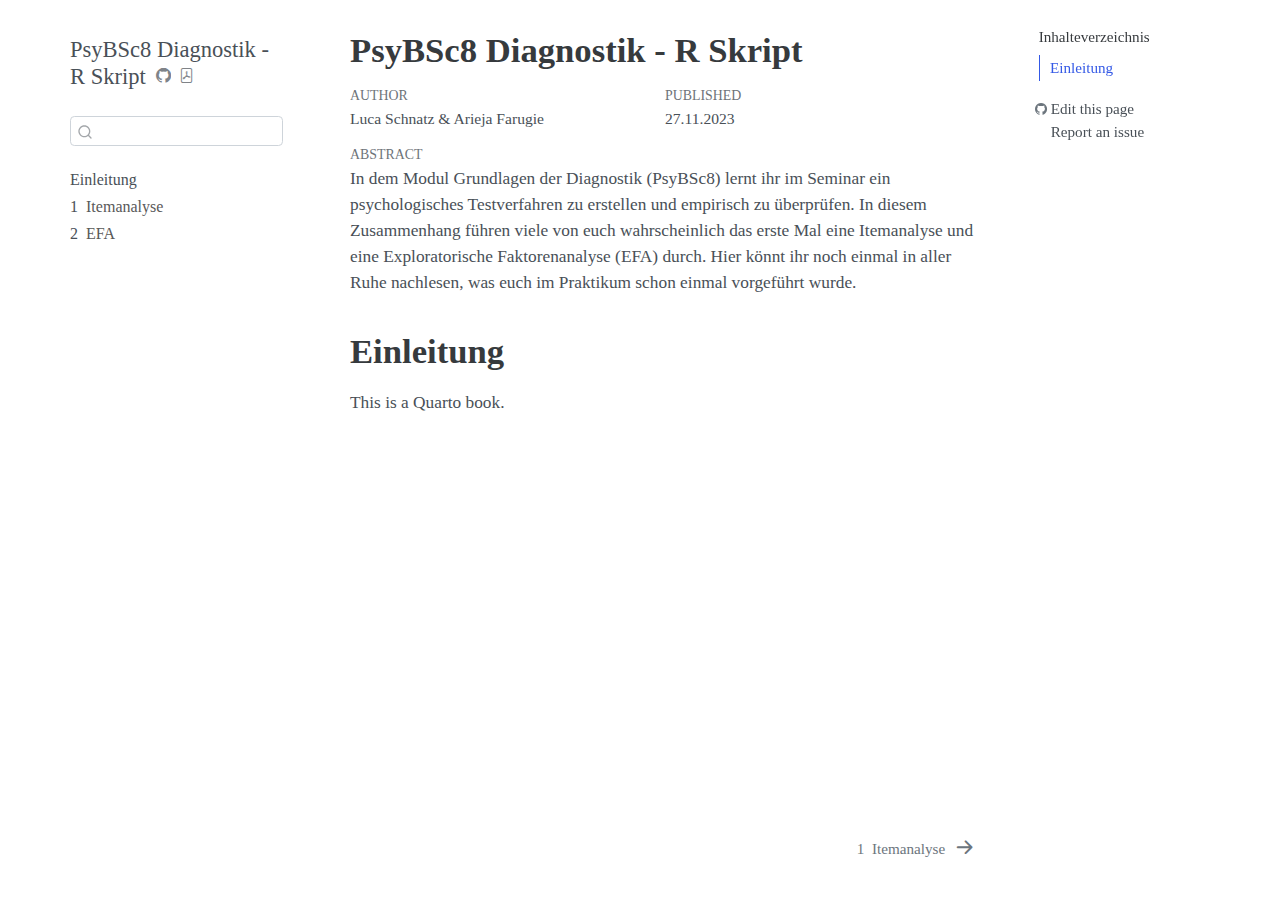
<file: _book/index.html>
<!DOCTYPE html>
<html xmlns="http://www.w3.org/1999/xhtml" lang="en" xml:lang="en"><head>

<meta charset="utf-8">
<meta name="generator" content="quarto-1.3.433">

<meta name="viewport" content="width=device-width, initial-scale=1.0, user-scalable=yes">

<meta name="author" content="Luca Schnatz &amp; Arieja Farugie">

<title>PsyBSc8 Diagnostik - R Skript</title>
<style>
code{white-space: pre-wrap;}
span.smallcaps{font-variant: small-caps;}
div.columns{display: flex; gap: min(4vw, 1.5em);}
div.column{flex: auto; overflow-x: auto;}
div.hanging-indent{margin-left: 1.5em; text-indent: -1.5em;}
ul.task-list{list-style: none;}
ul.task-list li input[type="checkbox"] {
  width: 0.8em;
  margin: 0 0.8em 0.2em -1em; /* quarto-specific, see https://github.com/quarto-dev/quarto-cli/issues/4556 */ 
  vertical-align: middle;
}
</style>


<script src="site_libs/quarto-nav/quarto-nav.js"></script>
<script src="site_libs/quarto-nav/headroom.min.js"></script>
<script src="site_libs/clipboard/clipboard.min.js"></script>
<script src="site_libs/quarto-search/autocomplete.umd.js"></script>
<script src="site_libs/quarto-search/fuse.min.js"></script>
<script src="site_libs/quarto-search/quarto-search.js"></script>
<meta name="quarto:offset" content="./">
<link href="./script_itemanalysis.html" rel="next">
<script src="site_libs/quarto-html/quarto.js"></script>
<script src="site_libs/quarto-html/popper.min.js"></script>
<script src="site_libs/quarto-html/tippy.umd.min.js"></script>
<script src="site_libs/quarto-html/anchor.min.js"></script>
<link href="site_libs/quarto-html/tippy.css" rel="stylesheet">
<link href="site_libs/quarto-html/quarto-syntax-highlighting.css" rel="stylesheet" id="quarto-text-highlighting-styles">
<script src="site_libs/bootstrap/bootstrap.min.js"></script>
<link href="site_libs/bootstrap/bootstrap-icons.css" rel="stylesheet">
<link href="site_libs/bootstrap/bootstrap.min.css" rel="stylesheet" id="quarto-bootstrap" data-mode="light">
<script id="quarto-search-options" type="application/json">{
  "location": "sidebar",
  "copy-button": false,
  "collapse-after": 3,
  "panel-placement": "start",
  "type": "textbox",
  "limit": 20,
  "language": {
    "search-no-results-text": "No results",
    "search-matching-documents-text": "matching documents",
    "search-copy-link-title": "Copy link to search",
    "search-hide-matches-text": "Hide additional matches",
    "search-more-match-text": "more match in this document",
    "search-more-matches-text": "more matches in this document",
    "search-clear-button-title": "Clear",
    "search-detached-cancel-button-title": "Cancel",
    "search-submit-button-title": "Submit",
    "search-label": "Search"
  }
}</script>
<style>html{ scroll-behavior: smooth; }</style>
<style>
.panel-tabset > .nav-tabs,
.panel-tabset > .tab-content {
  border: none;
}
</style>


<link rel="stylesheet" href="styles.css">
</head>

<body class="nav-sidebar floating">

<div id="quarto-search-results"></div>
  <header id="quarto-header" class="headroom fixed-top">
  <nav class="quarto-secondary-nav">
    <div class="container-fluid d-flex">
      <button type="button" class="quarto-btn-toggle btn" data-bs-toggle="collapse" data-bs-target="#quarto-sidebar,#quarto-sidebar-glass" aria-controls="quarto-sidebar" aria-expanded="false" aria-label="Toggle sidebar navigation" onclick="if (window.quartoToggleHeadroom) { window.quartoToggleHeadroom(); }">
        <i class="bi bi-layout-text-sidebar-reverse"></i>
      </button>
      <nav class="quarto-page-breadcrumbs" aria-label="breadcrumb"><ol class="breadcrumb"><li class="breadcrumb-item"><a href="./index.html">Einleitung</a></li></ol></nav>
      <a class="flex-grow-1" role="button" data-bs-toggle="collapse" data-bs-target="#quarto-sidebar,#quarto-sidebar-glass" aria-controls="quarto-sidebar" aria-expanded="false" aria-label="Toggle sidebar navigation" onclick="if (window.quartoToggleHeadroom) { window.quartoToggleHeadroom(); }">      
      </a>
      <button type="button" class="btn quarto-search-button" aria-label="" onclick="window.quartoOpenSearch();">
        <i class="bi bi-search"></i>
      </button>
    </div>
  </nav>
</header>
<!-- content -->
<div id="quarto-content" class="quarto-container page-columns page-rows-contents page-layout-article">
<!-- sidebar -->
  <nav id="quarto-sidebar" class="sidebar collapse collapse-horizontal sidebar-navigation floating overflow-auto">
    <div class="pt-lg-2 mt-2 text-left sidebar-header">
    <div class="sidebar-title mb-0 py-0">
      <a href="./">PsyBSc8 Diagnostik - R Skript</a> 
        <div class="sidebar-tools-main">
    <a href="https://github.com/jlschnatz/PsyBSc8_Diagnostik_WS2324" rel="" title="Source Code" class="quarto-navigation-tool px-1" aria-label="Source Code"><i class="bi bi-github"></i></a>
    <a href="./PsyBSc8-Diagnostik---R-Skript.pdf" rel="" title="Download PDF" class="quarto-navigation-tool px-1" aria-label="Download PDF"><i class="bi bi-file-pdf"></i></a>
</div>
    </div>
      </div>
        <div class="mt-2 flex-shrink-0 align-items-center">
        <div class="sidebar-search">
        <div id="quarto-search" class="" title="Search"></div>
        </div>
        </div>
    <div class="sidebar-menu-container"> 
    <ul class="list-unstyled mt-1">
        <li class="sidebar-item">
  <div class="sidebar-item-container"> 
  <a href="./index.html" class="sidebar-item-text sidebar-link active">
 <span class="menu-text">Einleitung</span></a>
  </div>
</li>
        <li class="sidebar-item">
  <div class="sidebar-item-container"> 
  <a href="./script_itemanalysis.html" class="sidebar-item-text sidebar-link">
 <span class="menu-text"><span class="chapter-number">1</span>&nbsp; <span class="chapter-title">Itemanalyse</span></span></a>
  </div>
</li>
        <li class="sidebar-item">
  <div class="sidebar-item-container"> 
  <a href="./script_efa.html" class="sidebar-item-text sidebar-link">
 <span class="menu-text"><span class="chapter-number">2</span>&nbsp; <span class="chapter-title">EFA</span></span></a>
  </div>
</li>
    </ul>
    </div>
</nav>
<div id="quarto-sidebar-glass" data-bs-toggle="collapse" data-bs-target="#quarto-sidebar,#quarto-sidebar-glass"></div>
<!-- margin-sidebar -->
    <div id="quarto-margin-sidebar" class="sidebar margin-sidebar">
        <nav id="TOC" role="doc-toc" class="toc-active">
    <h2 id="toc-title">Inhalteverzeichnis</h2>
   
  <ul>
  <li><a href="#einleitung" id="toc-einleitung" class="nav-link active" data-scroll-target="#einleitung">Einleitung</a></li>
  </ul>
<div class="toc-actions"><div><i class="bi bi-github"></i></div><div class="action-links"><p><a href="https://github.com/jlschnatz/PsyBSc8_Diagnostik_WS2324/edit/main/index.qmd" class="toc-action">Edit this page</a></p><p><a href="https://github.com/jlschnatz/PsyBSc8_Diagnostik_WS2324/issues/new" class="toc-action">Report an issue</a></p></div></div></nav>
    </div>
<!-- main -->
<main class="content" id="quarto-document-content">

<header id="title-block-header" class="quarto-title-block default">
<div class="quarto-title">
<h1 class="title">PsyBSc8 Diagnostik - R Skript</h1>
</div>



<div class="quarto-title-meta">

    <div>
    <div class="quarto-title-meta-heading">Author</div>
    <div class="quarto-title-meta-contents">
             <p>Luca Schnatz &amp; Arieja Farugie </p>
          </div>
  </div>
    
    <div>
    <div class="quarto-title-meta-heading">Published</div>
    <div class="quarto-title-meta-contents">
      <p class="date">27.11.2023</p>
    </div>
  </div>
  
    
  </div>
  
<div>
  <div class="abstract">
    <div class="abstract-title">Abstract</div>
    In dem Modul Grundlagen der Diagnostik (PsyBSc8) lernt ihr im Seminar ein psychologisches Testverfahren zu erstellen und empirisch zu überprüfen. In diesem Zusammenhang führen viele von euch wahrscheinlich das erste Mal eine Itemanalyse und eine Exploratorische Faktorenanalyse (EFA) durch. Hier könnt ihr noch einmal in aller Ruhe nachlesen, was euch im Praktikum schon einmal vorgeführt wurde.
  </div>
</div>

</header>

<section id="einleitung" class="level1 unnumbered">
<h1 class="unnumbered">Einleitung</h1>
<p>This is a Quarto book.</p>


</section>

</main> <!-- /main -->
<script id="quarto-html-after-body" type="application/javascript">
window.document.addEventListener("DOMContentLoaded", function (event) {
  const toggleBodyColorMode = (bsSheetEl) => {
    const mode = bsSheetEl.getAttribute("data-mode");
    const bodyEl = window.document.querySelector("body");
    if (mode === "dark") {
      bodyEl.classList.add("quarto-dark");
      bodyEl.classList.remove("quarto-light");
    } else {
      bodyEl.classList.add("quarto-light");
      bodyEl.classList.remove("quarto-dark");
    }
  }
  const toggleBodyColorPrimary = () => {
    const bsSheetEl = window.document.querySelector("link#quarto-bootstrap");
    if (bsSheetEl) {
      toggleBodyColorMode(bsSheetEl);
    }
  }
  toggleBodyColorPrimary();  
  const icon = "";
  const anchorJS = new window.AnchorJS();
  anchorJS.options = {
    placement: 'right',
    icon: icon
  };
  anchorJS.add('.anchored');
  const isCodeAnnotation = (el) => {
    for (const clz of el.classList) {
      if (clz.startsWith('code-annotation-')) {                     
        return true;
      }
    }
    return false;
  }
  const clipboard = new window.ClipboardJS('.code-copy-button', {
    text: function(trigger) {
      const codeEl = trigger.previousElementSibling.cloneNode(true);
      for (const childEl of codeEl.children) {
        if (isCodeAnnotation(childEl)) {
          childEl.remove();
        }
      }
      return codeEl.innerText;
    }
  });
  clipboard.on('success', function(e) {
    // button target
    const button = e.trigger;
    // don't keep focus
    button.blur();
    // flash "checked"
    button.classList.add('code-copy-button-checked');
    var currentTitle = button.getAttribute("title");
    button.setAttribute("title", "Copied!");
    let tooltip;
    if (window.bootstrap) {
      button.setAttribute("data-bs-toggle", "tooltip");
      button.setAttribute("data-bs-placement", "left");
      button.setAttribute("data-bs-title", "Copied!");
      tooltip = new bootstrap.Tooltip(button, 
        { trigger: "manual", 
          customClass: "code-copy-button-tooltip",
          offset: [0, -8]});
      tooltip.show();    
    }
    setTimeout(function() {
      if (tooltip) {
        tooltip.hide();
        button.removeAttribute("data-bs-title");
        button.removeAttribute("data-bs-toggle");
        button.removeAttribute("data-bs-placement");
      }
      button.setAttribute("title", currentTitle);
      button.classList.remove('code-copy-button-checked');
    }, 1000);
    // clear code selection
    e.clearSelection();
  });
  function tippyHover(el, contentFn) {
    const config = {
      allowHTML: true,
      content: contentFn,
      maxWidth: 500,
      delay: 100,
      arrow: false,
      appendTo: function(el) {
          return el.parentElement;
      },
      interactive: true,
      interactiveBorder: 10,
      theme: 'quarto',
      placement: 'bottom-start'
    };
    window.tippy(el, config); 
  }
  const noterefs = window.document.querySelectorAll('a[role="doc-noteref"]');
  for (var i=0; i<noterefs.length; i++) {
    const ref = noterefs[i];
    tippyHover(ref, function() {
      // use id or data attribute instead here
      let href = ref.getAttribute('data-footnote-href') || ref.getAttribute('href');
      try { href = new URL(href).hash; } catch {}
      const id = href.replace(/^#\/?/, "");
      const note = window.document.getElementById(id);
      return note.innerHTML;
    });
  }
      let selectedAnnoteEl;
      const selectorForAnnotation = ( cell, annotation) => {
        let cellAttr = 'data-code-cell="' + cell + '"';
        let lineAttr = 'data-code-annotation="' +  annotation + '"';
        const selector = 'span[' + cellAttr + '][' + lineAttr + ']';
        return selector;
      }
      const selectCodeLines = (annoteEl) => {
        const doc = window.document;
        const targetCell = annoteEl.getAttribute("data-target-cell");
        const targetAnnotation = annoteEl.getAttribute("data-target-annotation");
        const annoteSpan = window.document.querySelector(selectorForAnnotation(targetCell, targetAnnotation));
        const lines = annoteSpan.getAttribute("data-code-lines").split(",");
        const lineIds = lines.map((line) => {
          return targetCell + "-" + line;
        })
        let top = null;
        let height = null;
        let parent = null;
        if (lineIds.length > 0) {
            //compute the position of the single el (top and bottom and make a div)
            const el = window.document.getElementById(lineIds[0]);
            top = el.offsetTop;
            height = el.offsetHeight;
            parent = el.parentElement.parentElement;
          if (lineIds.length > 1) {
            const lastEl = window.document.getElementById(lineIds[lineIds.length - 1]);
            const bottom = lastEl.offsetTop + lastEl.offsetHeight;
            height = bottom - top;
          }
          if (top !== null && height !== null && parent !== null) {
            // cook up a div (if necessary) and position it 
            let div = window.document.getElementById("code-annotation-line-highlight");
            if (div === null) {
              div = window.document.createElement("div");
              div.setAttribute("id", "code-annotation-line-highlight");
              div.style.position = 'absolute';
              parent.appendChild(div);
            }
            div.style.top = top - 2 + "px";
            div.style.height = height + 4 + "px";
            let gutterDiv = window.document.getElementById("code-annotation-line-highlight-gutter");
            if (gutterDiv === null) {
              gutterDiv = window.document.createElement("div");
              gutterDiv.setAttribute("id", "code-annotation-line-highlight-gutter");
              gutterDiv.style.position = 'absolute';
              const codeCell = window.document.getElementById(targetCell);
              const gutter = codeCell.querySelector('.code-annotation-gutter');
              gutter.appendChild(gutterDiv);
            }
            gutterDiv.style.top = top - 2 + "px";
            gutterDiv.style.height = height + 4 + "px";
          }
          selectedAnnoteEl = annoteEl;
        }
      };
      const unselectCodeLines = () => {
        const elementsIds = ["code-annotation-line-highlight", "code-annotation-line-highlight-gutter"];
        elementsIds.forEach((elId) => {
          const div = window.document.getElementById(elId);
          if (div) {
            div.remove();
          }
        });
        selectedAnnoteEl = undefined;
      };
      // Attach click handler to the DT
      const annoteDls = window.document.querySelectorAll('dt[data-target-cell]');
      for (const annoteDlNode of annoteDls) {
        annoteDlNode.addEventListener('click', (event) => {
          const clickedEl = event.target;
          if (clickedEl !== selectedAnnoteEl) {
            unselectCodeLines();
            const activeEl = window.document.querySelector('dt[data-target-cell].code-annotation-active');
            if (activeEl) {
              activeEl.classList.remove('code-annotation-active');
            }
            selectCodeLines(clickedEl);
            clickedEl.classList.add('code-annotation-active');
          } else {
            // Unselect the line
            unselectCodeLines();
            clickedEl.classList.remove('code-annotation-active');
          }
        });
      }
  const findCites = (el) => {
    const parentEl = el.parentElement;
    if (parentEl) {
      const cites = parentEl.dataset.cites;
      if (cites) {
        return {
          el,
          cites: cites.split(' ')
        };
      } else {
        return findCites(el.parentElement)
      }
    } else {
      return undefined;
    }
  };
  var bibliorefs = window.document.querySelectorAll('a[role="doc-biblioref"]');
  for (var i=0; i<bibliorefs.length; i++) {
    const ref = bibliorefs[i];
    const citeInfo = findCites(ref);
    if (citeInfo) {
      tippyHover(citeInfo.el, function() {
        var popup = window.document.createElement('div');
        citeInfo.cites.forEach(function(cite) {
          var citeDiv = window.document.createElement('div');
          citeDiv.classList.add('hanging-indent');
          citeDiv.classList.add('csl-entry');
          var biblioDiv = window.document.getElementById('ref-' + cite);
          if (biblioDiv) {
            citeDiv.innerHTML = biblioDiv.innerHTML;
          }
          popup.appendChild(citeDiv);
        });
        return popup.innerHTML;
      });
    }
  }
});
</script>
<nav class="page-navigation">
  <div class="nav-page nav-page-previous">
  </div>
  <div class="nav-page nav-page-next">
      <a href="./script_itemanalysis.html" class="pagination-link">
        <span class="nav-page-text"><span class="chapter-number">1</span>&nbsp; <span class="chapter-title">Itemanalyse</span></span> <i class="bi bi-arrow-right-short"></i>
      </a>
  </div>
</nav>
</div> <!-- /content -->



<script src="site_libs/quarto-html/zenscroll-min.js"></script>
</body></html>
</file>
<file: _book/site_libs/quarto-html/tippy.css>
.tippy-box[data-animation=fade][data-state=hidden]{opacity:0}[data-tippy-root]{max-width:calc(100vw - 10px)}.tippy-box{position:relative;background-color:#333;color:#fff;border-radius:4px;font-size:14px;line-height:1.4;white-space:normal;outline:0;transition-property:transform,visibility,opacity}.tippy-box[data-placement^=top]>.tippy-arrow{bottom:0}.tippy-box[data-placement^=top]>.tippy-arrow:before{bottom:-7px;left:0;border-width:8px 8px 0;border-top-color:initial;transform-origin:center top}.tippy-box[data-placement^=bottom]>.tippy-arrow{top:0}.tippy-box[data-placement^=bottom]>.tippy-arrow:before{top:-7px;left:0;border-width:0 8px 8px;border-bottom-color:initial;transform-origin:center bottom}.tippy-box[data-placement^=left]>.tippy-arrow{right:0}.tippy-box[data-placement^=left]>.tippy-arrow:before{border-width:8px 0 8px 8px;border-left-color:initial;right:-7px;transform-origin:center left}.tippy-box[data-placement^=right]>.tippy-arrow{left:0}.tippy-box[data-placement^=right]>.tippy-arrow:before{left:-7px;border-width:8px 8px 8px 0;border-right-color:initial;transform-origin:center right}.tippy-box[data-inertia][data-state=visible]{transition-timing-function:cubic-bezier(.54,1.5,.38,1.11)}.tippy-arrow{width:16px;height:16px;color:#333}.tippy-arrow:before{content:"";position:absolute;border-color:transparent;border-style:solid}.tippy-content{position:relative;padding:5px 9px;z-index:1}
</file>
<file: _book/site_libs/quarto-html/quarto-syntax-highlighting.css>
/* quarto syntax highlight colors */
:root {
  --quarto-hl-ot-color: #006e28;
  --quarto-hl-at-color: #0057ae;
  --quarto-hl-ss-color: #ff5500;
  --quarto-hl-an-color: #ca60ca;
  --quarto-hl-re-color: #0057ae;
  --quarto-hl-fu-color: #644a9b;
  --quarto-hl-st-color: #bf0303;
  --quarto-hl-cf-color: #1f1c1b;
  --quarto-hl-op-color: #1f1c1b;
  --quarto-hl-er-color: #bf0303;
  --quarto-hl-bn-color: #b08000;
  --quarto-hl-al-color: #bf0303;
  --quarto-hl-va-color: #0057ae;
  --quarto-hl-bu-color: #644a9b;
  --quarto-hl-ex-color: #0095ff;
  --quarto-hl-pp-color: #006e28;
  --quarto-hl-in-color: #b08000;
  --quarto-hl-vs-color: #bf0303;
  --quarto-hl-wa-color: #bf0303;
  --quarto-hl-do-color: #607880;
  --quarto-hl-im-color: #ff5500;
  --quarto-hl-ch-color: #924c9d;
  --quarto-hl-dt-color: #0057ae;
  --quarto-hl-fl-color: #b08000;
  --quarto-hl-co-color: #898887;
  --quarto-hl-cv-color: #0095ff;
  --quarto-hl-cn-color: #aa5500;
  --quarto-hl-sc-color: #3daee9;
  --quarto-hl-dv-color: #b08000;
  --quarto-hl-kw-color: #1f1c1b;
}

/* other quarto variables */
:root {
  --quarto-font-monospace: SFMono-Regular, Menlo, Monaco, Consolas, "Liberation Mono", "Courier New", monospace;
}

code span.ot {
  color: #006e28;
  font-style: inherit;
}

code span.at {
  color: #0057ae;
  font-style: inherit;
}

code span.ss {
  color: #ff5500;
  font-style: inherit;
}

code span.an {
  color: #ca60ca;
  font-style: inherit;
}

code span.re {
  color: #0057ae;
  background-color: #e0e9f8;
  font-style: inherit;
}

code span.fu {
  color: #644a9b;
  font-style: inherit;
}

code span.st {
  color: #bf0303;
  font-style: inherit;
}

code span.cf {
  color: #1f1c1b;
  font-weight: bold;
  font-style: inherit;
}

code span.op {
  color: #1f1c1b;
  font-style: inherit;
}

code span.er {
  color: #bf0303;
  font-style: inherit;
  text-decoration: underline;
}

pre > code.sourceCode > span {
  color: #1f1c1b;
  font-style: inherit;
}

code span {
  color: #1f1c1b;
  font-style: inherit;
}

code.sourceCode > span {
  color: #1f1c1b;
  font-style: inherit;
}

div.sourceCode,
div.sourceCode pre.sourceCode {
  color: #1f1c1b;
  font-style: inherit;
}

code span.bn {
  color: #b08000;
  font-style: inherit;
}

code span.al {
  color: #bf0303;
  background-color: #f7e6e6;
  font-weight: bold;
  font-style: inherit;
}

code span.va {
  color: #0057ae;
  font-style: inherit;
}

code span.bu {
  color: #644a9b;
  font-weight: bold;
  font-style: inherit;
}

code span.ex {
  color: #0095ff;
  font-weight: bold;
  font-style: inherit;
}

code span.pp {
  color: #006e28;
  font-style: inherit;
}

code span.in {
  color: #b08000;
  font-style: inherit;
}

code span.vs {
  color: #bf0303;
  font-style: inherit;
}

code span.wa {
  color: #bf0303;
  font-style: inherit;
}

code span.do {
  color: #607880;
  font-style: inherit;
}

code span.im {
  color: #ff5500;
  font-style: inherit;
}

code span.ch {
  color: #924c9d;
  font-style: inherit;
}

code span.dt {
  color: #0057ae;
  font-style: inherit;
}

code span.fl {
  color: #b08000;
  font-style: inherit;
}

code span.co {
  color: #898887;
  font-style: inherit;
}

code span.cv {
  color: #0095ff;
  font-style: inherit;
}

code span.cn {
  color: #aa5500;
  font-style: inherit;
}

code span.sc {
  color: #3daee9;
  font-style: inherit;
}

code span.dv {
  color: #b08000;
  font-style: inherit;
}

code span.kw {
  color: #1f1c1b;
  font-weight: bold;
  font-style: inherit;
}

.prevent-inlining {
  content: "</";
}

/*# sourceMappingURL=debc5d5d77c3f9108843748ff7464032.css.map */
</file>
<file: _book/styles.css>
quarto-title-banner {
  background-color: #3e58de;
}

code {
    font-size: 0.875em;
    color: #3e58de;
    background-color: #f6f6f6;
    border-radius: .25rem;
    padding: .125rem .25rem;
    word-wrap: break-word
}
</file>
